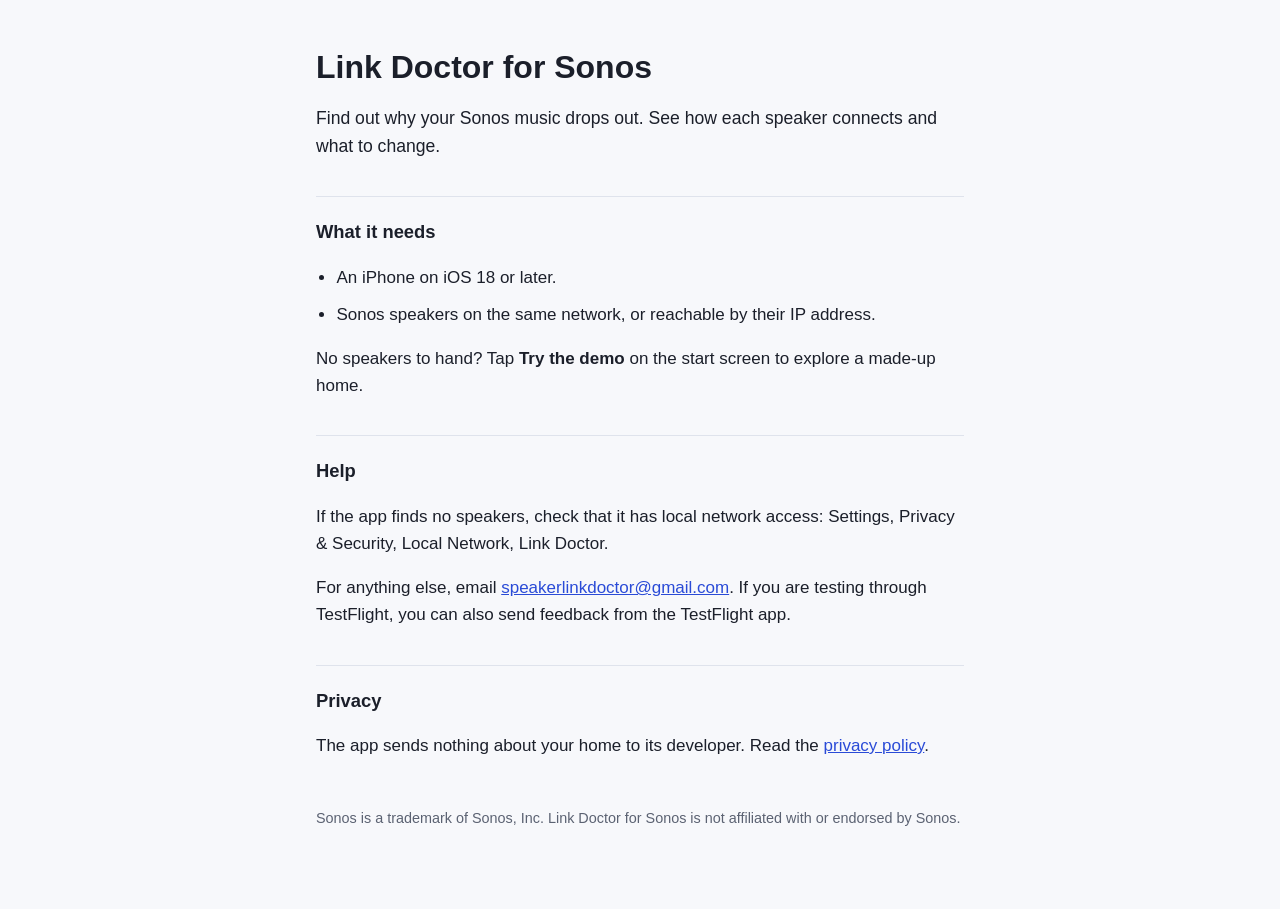
<file: index.html>
<!doctype html>
<html lang="en">
<head>
<meta charset="utf-8">
<meta name="viewport" content="width=device-width, initial-scale=1">
<title>Link Doctor for Sonos</title>
<link rel="stylesheet" href="style.css">
</head>
<body>
<main>
<h1>Link Doctor for Sonos</h1>
<p class="lead">Find out why your Sonos music drops out. See how each speaker connects and what to change.</p>

<h2>What it needs</h2>
<ul>
<li>An iPhone on iOS 18 or later.</li>
<li>Sonos speakers on the same network, or reachable by their IP address.</li>
</ul>
<p>No speakers to hand? Tap <strong>Try the demo</strong> on the start screen to explore a made-up home.</p>

<h2>Help</h2>
<p>If the app finds no speakers, check that it has local network access: Settings, Privacy &amp; Security, Local Network, Link Doctor.</p>
<p>For anything else, email <a href="mailto:speakerlinkdoctor@gmail.com">speakerlinkdoctor@gmail.com</a>. If you are testing through TestFlight, you can also send feedback from the TestFlight app.</p>

<h2>Privacy</h2>
<p>The app sends nothing about your home to its developer. Read the <a href="privacy.html">privacy policy</a>.</p>

<p class="fine">Sonos is a trademark of Sonos, Inc. Link Doctor for Sonos is not affiliated with or endorsed by Sonos.</p>
</main>
</body>
</html>
</file>
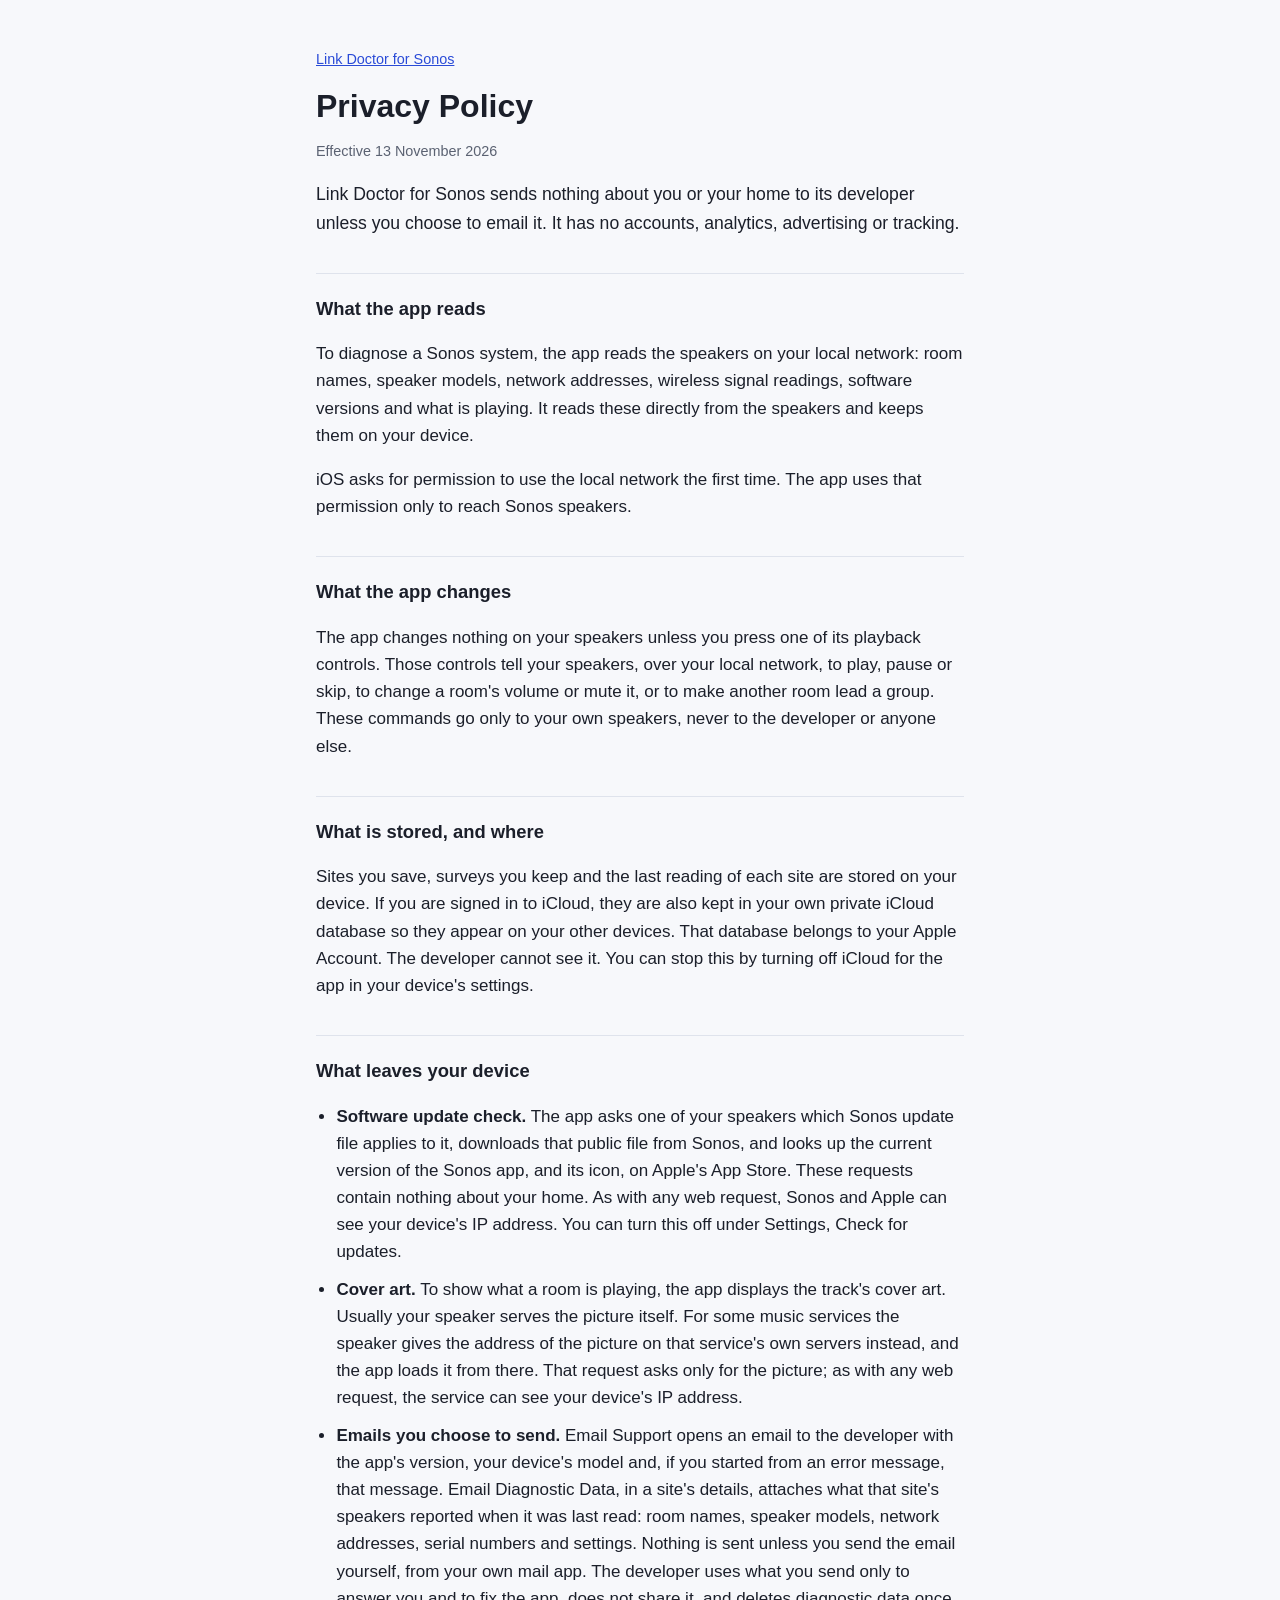
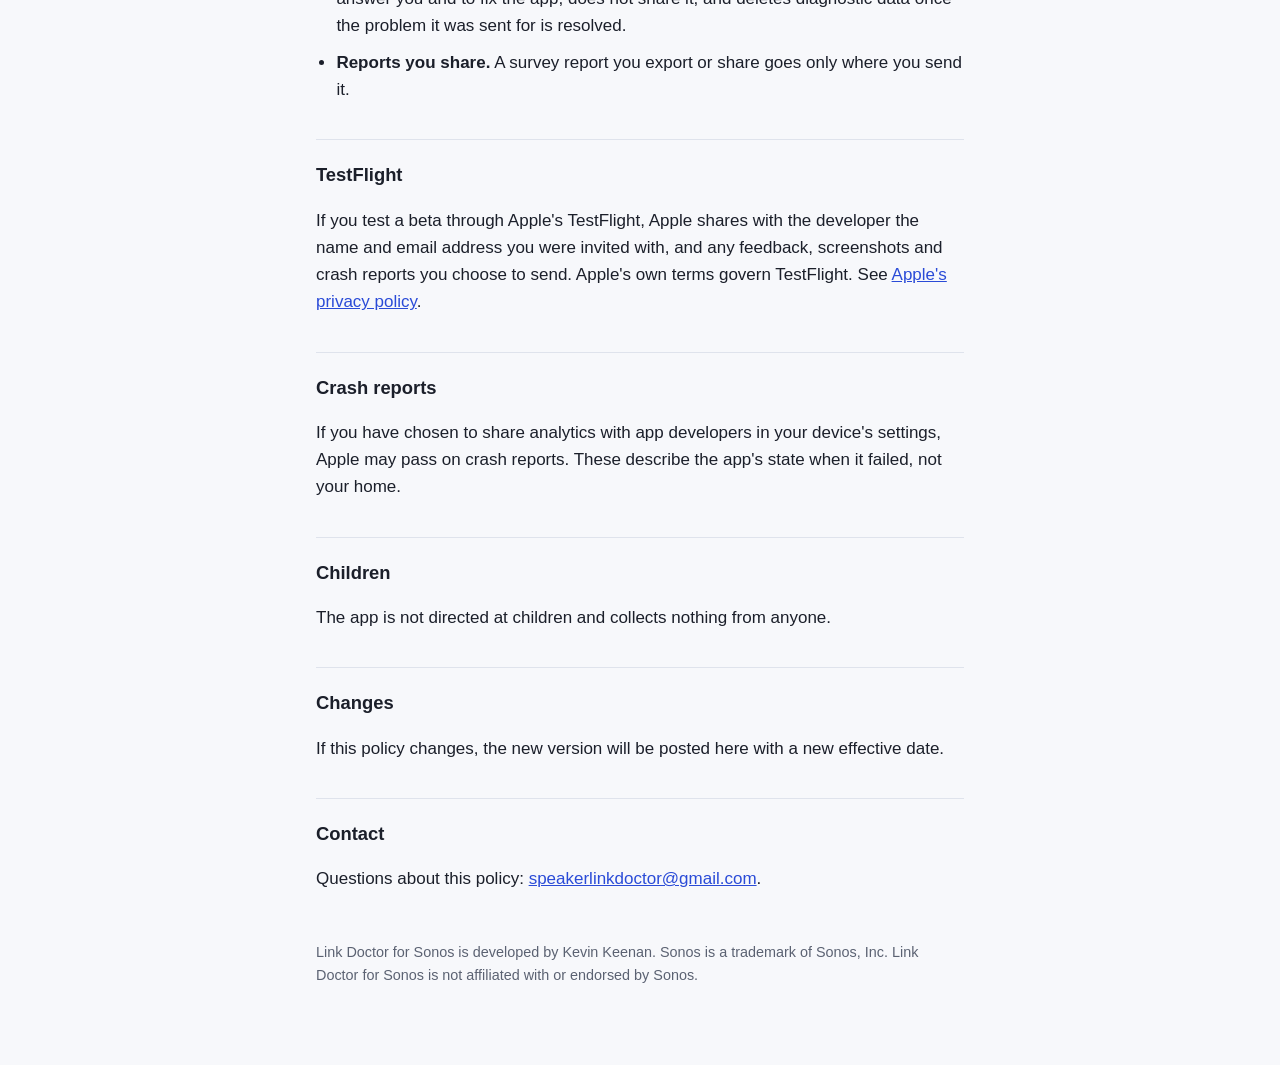
<file: privacy.html>
<!doctype html>
<html lang="en">
<head>
<meta charset="utf-8">
<meta name="viewport" content="width=device-width, initial-scale=1">
<title>Privacy Policy · Link Doctor for Sonos</title>
<link rel="stylesheet" href="style.css">
</head>
<body>
<main>
<p class="crumb"><a href="./">Link Doctor for Sonos</a></p>
<h1>Privacy Policy</h1>
<p class="meta">Effective 13 November 2026</p>

<p class="lead">Link Doctor for Sonos sends nothing about you or your home to its developer unless you choose to email it. It has no accounts, analytics, advertising or tracking.</p>

<h2>What the app reads</h2>
<p>To diagnose a Sonos system, the app reads the speakers on your local network: room names, speaker models, network addresses, wireless signal readings, software versions and what is playing. It reads these directly from the speakers and keeps them on your device.</p>
<p>iOS asks for permission to use the local network the first time. The app uses that permission only to reach Sonos speakers.</p>

<h2>What the app changes</h2>
<p>The app changes nothing on your speakers unless you press one of its playback controls. Those controls tell your speakers, over your local network, to play, pause or skip, to change a room's volume or mute it, or to make another room lead a group. These commands go only to your own speakers, never to the developer or anyone else.</p>

<h2>What is stored, and where</h2>
<p>Sites you save, surveys you keep and the last reading of each site are stored on your device. If you are signed in to iCloud, they are also kept in your own private iCloud database so they appear on your other devices. That database belongs to your Apple Account. The developer cannot see it. You can stop this by turning off iCloud for the app in your device's settings.</p>

<h2>What leaves your device</h2>
<ul>
<li><strong>Software update check.</strong> The app asks one of your speakers which Sonos update file applies to it, downloads that public file from Sonos, and looks up the current version of the Sonos app, and its icon, on Apple's App Store. These requests contain nothing about your home. As with any web request, Sonos and Apple can see your device's IP address. You can turn this off under Settings, Check for updates.</li>
<li><strong>Cover art.</strong> To show what a room is playing, the app displays the track's cover art. Usually your speaker serves the picture itself. For some music services the speaker gives the address of the picture on that service's own servers instead, and the app loads it from there. That request asks only for the picture; as with any web request, the service can see your device's IP address.</li>
<li><strong>Emails you choose to send.</strong> Email Support opens an email to the developer with the app's version, your device's model and, if you started from an error message, that message. Email Diagnostic Data, in a site's details, attaches what that site's speakers reported when it was last read: room names, speaker models, network addresses, serial numbers and settings. Nothing is sent unless you send the email yourself, from your own mail app. The developer uses what you send only to answer you and to fix the app, does not share it, and deletes diagnostic data once the problem it was sent for is resolved.</li>
<li><strong>Reports you share.</strong> A survey report you export or share goes only where you send it.</li>
</ul>

<h2>TestFlight</h2>
<p>If you test a beta through Apple's TestFlight, Apple shares with the developer the name and email address you were invited with, and any feedback, screenshots and crash reports you choose to send. Apple's own terms govern TestFlight. See <a href="https://www.apple.com/legal/privacy/">Apple's privacy policy</a>.</p>

<h2>Crash reports</h2>
<p>If you have chosen to share analytics with app developers in your device's settings, Apple may pass on crash reports. These describe the app's state when it failed, not your home.</p>

<h2>Children</h2>
<p>The app is not directed at children and collects nothing from anyone.</p>

<h2>Changes</h2>
<p>If this policy changes, the new version will be posted here with a new effective date.</p>

<h2>Contact</h2>
<p>Questions about this policy: <a href="mailto:speakerlinkdoctor@gmail.com">speakerlinkdoctor@gmail.com</a>.</p>

<p class="fine">Link Doctor for Sonos is developed by Kevin Keenan. Sonos is a trademark of Sonos, Inc. Link Doctor for Sonos is not affiliated with or endorsed by Sonos.</p>
</main>
</body>
</html>
</file>
<file: style.css>
:root {
  --bg: #f7f8fb;
  --text: #1b1f2a;
  --muted: #5b6272;
  --accent: #2a4bd7;
  --rule: #dfe3ec;
  color-scheme: light dark;
}
@media (prefers-color-scheme: dark) {
  :root {
    --bg: #11141c;
    --text: #e8ebf2;
    --muted: #9aa2b3;
    --accent: #8fb0ff;
    --rule: #2a3040;
  }
}
* { box-sizing: border-box; }
body {
  margin: 0;
  background: var(--bg);
  color: var(--text);
  font: 17px/1.6 -apple-system, BlinkMacSystemFont, "Segoe UI", Roboto, sans-serif;
}
main { max-width: 680px; margin: 0 auto; padding: 48px 16px 64px; }
h1 { font-size: 2rem; line-height: 1.2; margin: 0 0 8px; }
h2 { font-size: 1.15rem; margin: 36px 0 8px; padding-top: 20px; border-top: 1px solid var(--rule); }
a { color: var(--accent); }
ul { padding-left: 1.2em; }
li { margin-bottom: 10px; }
.lead { font-size: 1.1rem; }
.meta, .crumb, .fine { color: var(--muted); font-size: 0.9rem; }
.crumb { margin: 0 0 16px; }
.fine { margin-top: 48px; }
</file>
